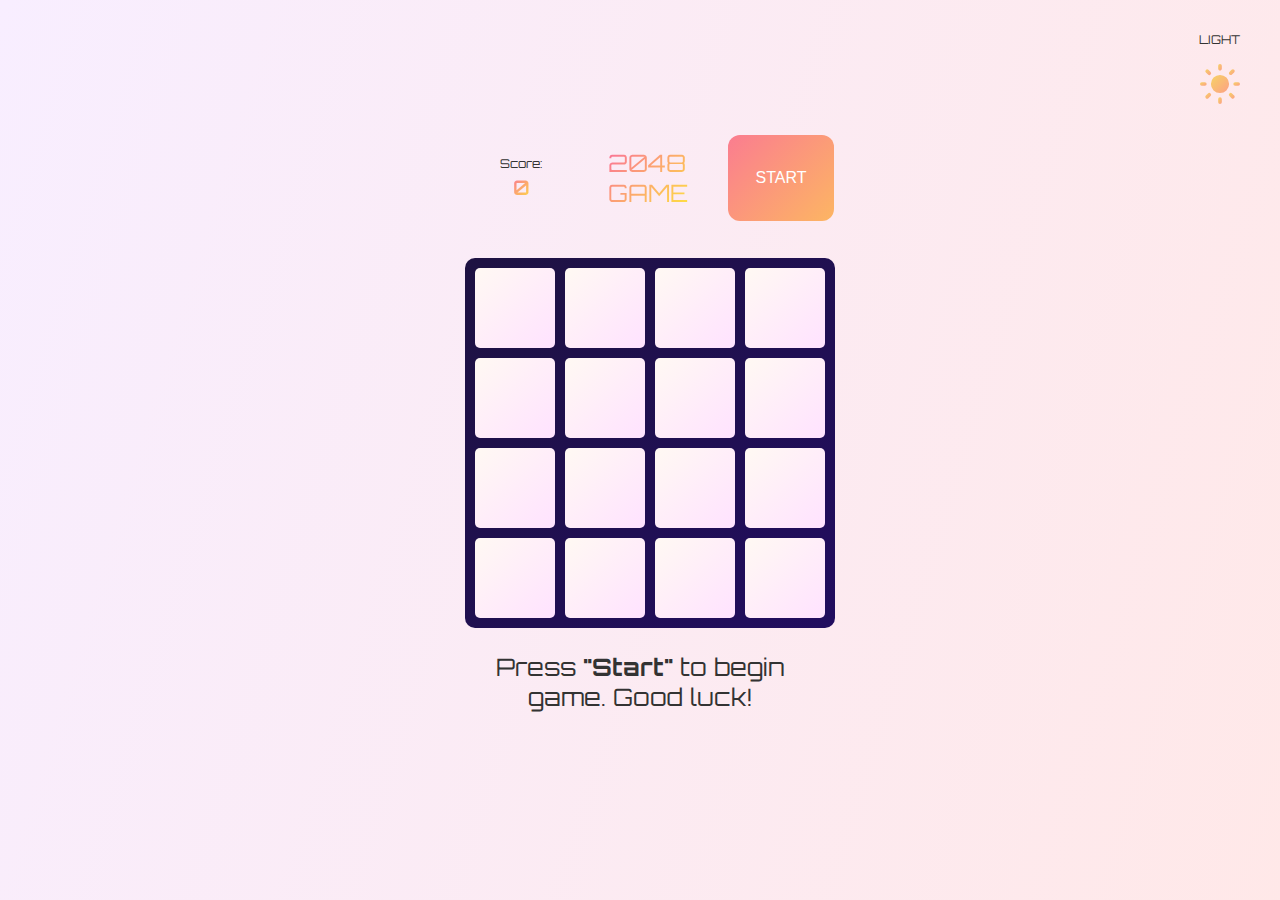
<file: index.html>
<!doctype html><html lang="en"><head><meta charset="utf-8"><meta name="viewport" content="width=device-width, initial-scale=1.0"><title>2048 GAME</title><link rel="icon" type="image/png" href="favicon.f19669ca.png"><link rel="stylesheet" href="index.ca9c7664.css"></head><body> <div class="dark-check"> <input type="checkbox" id="switch"> <p class="dark-check--p">LIGHT</p> <label class="input-label" for="switch"></label> </div> <div class="container"> <div class="game-header"> <div class="controls"> <p class="info"> Score: <span class="game-score">0</span> </p> <h1 class="game-name"> 2048 <br> GAME </h1> <button class="button start">Start</button> </div> </div> <div class="game-container"> <table class="game-field"> <tbody> <tr class="field-row"> <td class="field-cell"></td> <td class="field-cell"></td> <td class="field-cell"></td> <td class="field-cell"></td> </tr> <tr class="field-row"> <td class="field-cell"></td> <td class="field-cell"></td> <td class="field-cell"></td> <td class="field-cell"></td> </tr> <tr class="field-row"> <td class="field-cell"></td> <td class="field-cell"></td> <td class="field-cell"></td> <td class="field-cell"></td> </tr> <tr class="field-row"> <td class="field-cell"></td> <td class="field-cell"></td> <td class="field-cell"></td> <td class="field-cell"></td> </tr> </tbody> </table> <div class="tiles-container"></div> </div> <div class="message-container"> <p class="hidden message message-lose"> You lose! <strong>Restart</strong> the game? </p> <p class="hidden message message-win">Winner! Congrats! You did it!</p> <p class="message message-start"> Press <strong>"Start"</strong> to begin game. Good luck! </p> </div> </div> <script type="module" src="index.d06afc10.js"></script><script src="index.c6f0ce14.js" nomodule defer></script> </body></html>
</file>
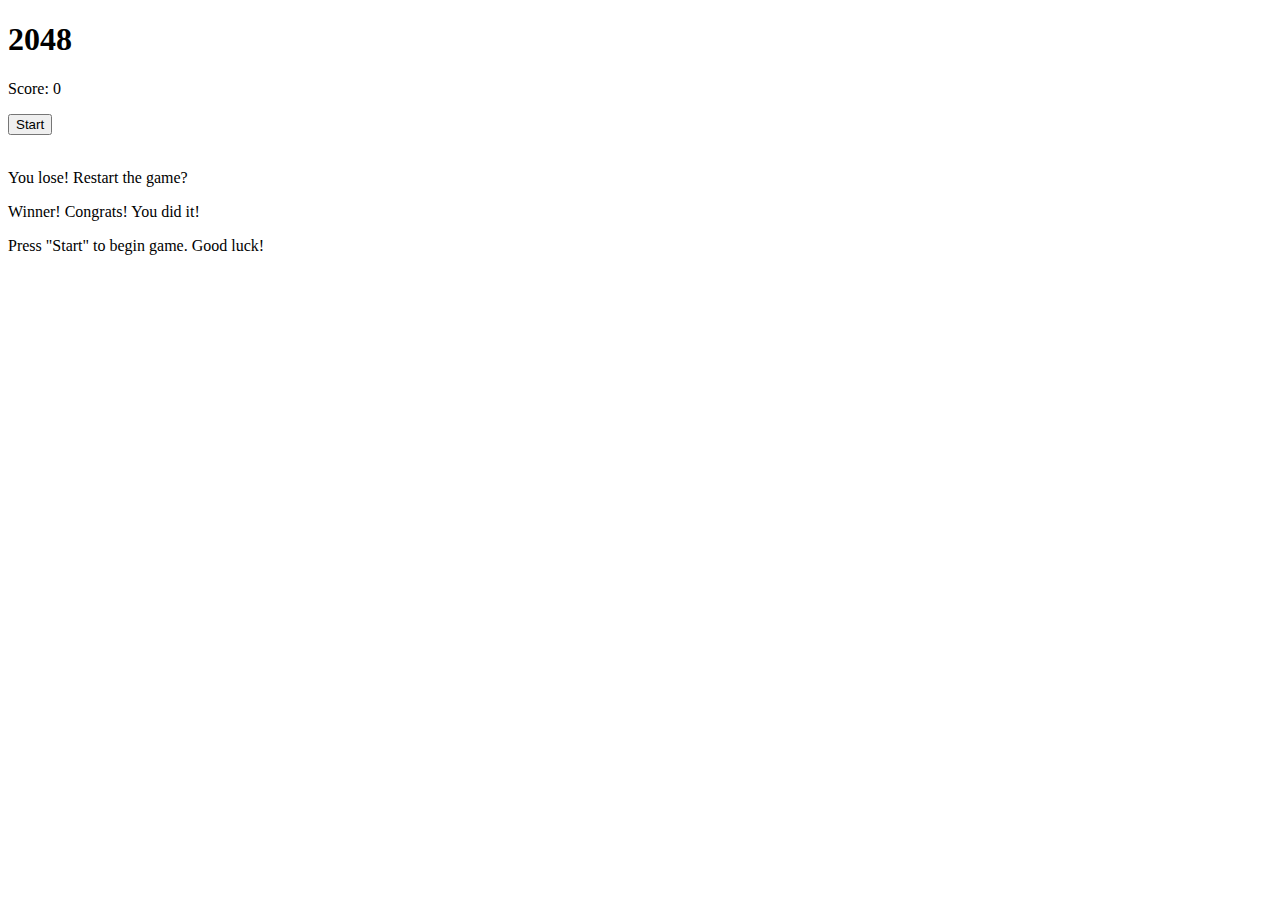
<file: src/index.html>
<!doctype html>
<html lang="en">
  <head>
    <meta charset="UTF-8" />
    <meta
      name="viewport"
      content="width=device-width, initial-scale=1.0"
    />
    <title>2048</title>
    <link
      rel="stylesheet"
      href="./styles/main.scss"
    />
  </head>
  <body>
    <div class="container">
      <div class="game-header">
        <h1>2048</h1>
        <div class="controls">
          <p class="info">
            Score:
            <span class="game-score">0</span>
          </p>
          <button class="button start">Start</button>
        </div>
      </div>

      <table class="game-field">
        <tbody>
          <tr class="field-row">
            <td class="field-cell"></td>
            <td class="field-cell"></td>
            <td class="field-cell"></td>
            <td class="field-cell"></td>
          </tr>

          <tr class="field-row">
            <td class="field-cell"></td>
            <td class="field-cell"></td>
            <td class="field-cell"></td>
            <td class="field-cell"></td>
          </tr>

          <tr class="field-row">
            <td class="field-cell"></td>
            <td class="field-cell"></td>
            <td class="field-cell"></td>
            <td class="field-cell"></td>
          </tr>

          <tr class="field-row">
            <td class="field-cell"></td>
            <td class="field-cell"></td>
            <td class="field-cell"></td>
            <td class="field-cell"></td>
          </tr>
        </tbody>
      </table>

      <div class="message-container">
        <p class="message message-lose hidden">You lose! Restart the game?</p>
        <p class="message message-win hidden">Winner! Congrats! You did it!</p>
        <p class="message message-start">
          Press "Start" to begin game. Good luck!
        </p>
      </div>
    </div>
    <script src="scripts/main.js"></script>
  </body>
</html>
</file>
<file: index.ca9c7664.css>
@import "https://fonts.googleapis.com/css2?family=Orbitron:wght@400;700&display=swap";body{background:linear-gradient(107deg,#f8eeff 0%,#ffe8e8 100.55%);-ms-flex-pack:center;justify-content:center;-ms-flex-align:center;align-items:center;min-height:100vh;margin:0;font-family:Orbitron,sans-serif;font-style:normal;font-weight:400;line-height:normal;display:-ms-flexbox;display:flex}body.dark{color:#fff;background:linear-gradient(134deg,#1e1242 1.02%,#25087c 100%),linear-gradient(107deg,#f8eeff 0%,#ffe8e8 100.55%);transition:background-color .3s,color .3s}.dark-check{-ms-flex-direction:column;flex-direction:column;-ms-flex-align:center;align-items:center;gap:5px;display:-ms-flexbox;display:flex;position:absolute;top:20px;right:40px}.dark-check--p{color:#333;text-align:center;font-family:Orbitron,sans-serif;font-size:12px;font-style:normal;font-weight:400;line-height:normal}.dark-check input{border:none;outline:none;display:none}.input-label{cursor:pointer;-webkit-user-select:none;-ms-user-select:none;user-select:none;background-image:url(Sun.14f7447c.svg);background-size:cover;border:none;outline:none;width:40px;height:40px;transition:background-image .3s}input:checked~.input-label{background-image:url(moon.42ce96cb.svg)}.theme-toggle input:checked+.theme-label-text{color:#fff}.game-name{-webkit-text-fill-color:transparent;background:linear-gradient(135deg,#fa709a 0%,#fee140 100%);-webkit-background-clip:text;background-clip:text;width:80px;height:60px;font-size:24px;font-weight:400;display:inline-block}.game-score{color:#333;text-align:center;-webkit-text-fill-color:transparent;background:linear-gradient(135deg,#fa709a 0%,#fee140 100%);-webkit-background-clip:text;background-clip:text;width:auto;height:auto;font-family:Orbitron,sans-serif;font-size:20px;font-style:normal;font-weight:600;line-height:normal}.game-container{width:350px;height:350px;position:relative}.game-field{border-collapse:separate;border-spacing:10px;table-layout:fixed;z-index:1;background:linear-gradient(134deg,#1e1242,#25087c,#3a0ca3) 0 0/400% 400%;border-radius:10px;width:100%;height:100%}.field-cell{background:linear-gradient(135deg,#fff9f3 0%,#ffe2ff 100%);border-radius:5px;width:80px;height:80px;padding:0;transition:background-color .3s}.field-cell:not([class*=--]){animation:5s ease-in-out infinite pulse}@keyframes pulse{0%,to{background-color:#fff9f3}50%{background-color:#ffe2ff}}.tiles-container{z-index:2;width:100%;height:100%;position:absolute;top:0;left:0}.tile{border-radius:5px;-ms-flex-pack:center;justify-content:center;-ms-flex-align:center;align-items:center;width:80px;height:80px;margin:10px;font-family:Orbitron,sans-serif;font-size:24px;font-weight:400;display:-ms-flexbox;display:flex;position:absolute}.tile--2{background:linear-gradient(135deg,#a1c4fd 0%,#c2e9fb 100%)}.tile--4{background:linear-gradient(135deg,#fbc2eb 0%,#a6c1ee 100%)}.tile--8{background:linear-gradient(135deg,#ffecd2 0%,#fcb69f 100%)}.tile--16{background:linear-gradient(135deg,#fddb92 0%,#d1fdff 100%);font-weight:500}.tile--32{background:linear-gradient(135deg,#84fab0 0%,#8fd3f4 100%);font-weight:500}.tile--64{background:linear-gradient(135deg,#fccb90 0%,#d57eeb 100%);font-weight:500}.tile--128{background:linear-gradient(135deg,#e0c3fc 0%,#8ec5fc 100%);font-weight:600}.tile--256{background:linear-gradient(135deg,#f6d365 0%,#fda085 100%);font-weight:600}.tile--512{background:linear-gradient(135deg,#f093fb 0%,#f5576c 100%);font-weight:600}.tile--1024{background:linear-gradient(135deg,#43e97b 0%,#38f9d7 100%);font-weight:700}.tile--2048{background:linear-gradient(135deg,#fa709a 0%,#fee140 100%);font-weight:700}.game-header{box-sizing:border-box;-ms-flex-pack:justify;justify-content:space-between;width:100%;margin-bottom:24px;padding:10px;display:-ms-flexbox;display:flex}h1{color:#f9f6f2;box-sizing:border-box;background:#edc22e;border-radius:5px;-ms-flex-pack:center;justify-content:center;-ms-flex-align:center;align-items:center;width:75px;height:75px;margin:0;font-size:24px;display:-ms-flexbox;display:flex}.info{color:#333;-ms-flex-direction:column;flex-direction:column;-ms-flex-pack:center;justify-content:center;-ms-flex-item-align:stretch;align-self:stretch;-ms-flex-align:center;align-items:center;gap:4px;padding:12px 25px;font-family:Orbitron,sans-serif;font-size:12px;font-style:normal;font-weight:400;line-height:normal;display:-ms-flexbox;display:flex}.controls{-ms-flex-pack:center;justify-content:center;-ms-flex-align:center;align-items:center;gap:40px;display:-ms-flexbox;display:flex}.button{cursor:pointer;border:none;border-radius:12px;-ms-flex-pack:center;justify-content:center;-ms-flex-align:center;align-items:center;gap:10px;padding:34px 8px;display:-ms-flexbox;display:flex}.start{color:#fff;text-transform:uppercase;background:linear-gradient(135deg,#fa709a 0%,#fee140 100%) 0%/200% 200%;border-radius:12px;width:106px;height:auto;font-size:16px;font-weight:400;transition:background-position .5s,font-weight .5s}.start:hover{background-position:100%}.restart{color:#fff;text-transform:uppercase;background:linear-gradient(135deg,#43e97b 0%,#38f9d7 100%) 0%;border-radius:12px;width:106px;height:auto;font-size:16px;font-weight:400;transition:background-position .5s,font-weight .5s}.restart:hover{background-position:100%}.message{color:#333;text-align:center;font-size:24px;font-style:normal;font-weight:400;line-height:normal}.hidden{display:none}.container{-ms-flex-direction:column;flex-direction:column;-ms-flex-align:center;align-items:center;width:350px;display:-ms-flexbox;display:flex}.message-win{color:#f9f6f2;background:#edc22e}.message-container{width:100%;height:150px;margin-top:20px}
/*# sourceMappingURL=index.ca9c7664.css.map */
</file>
